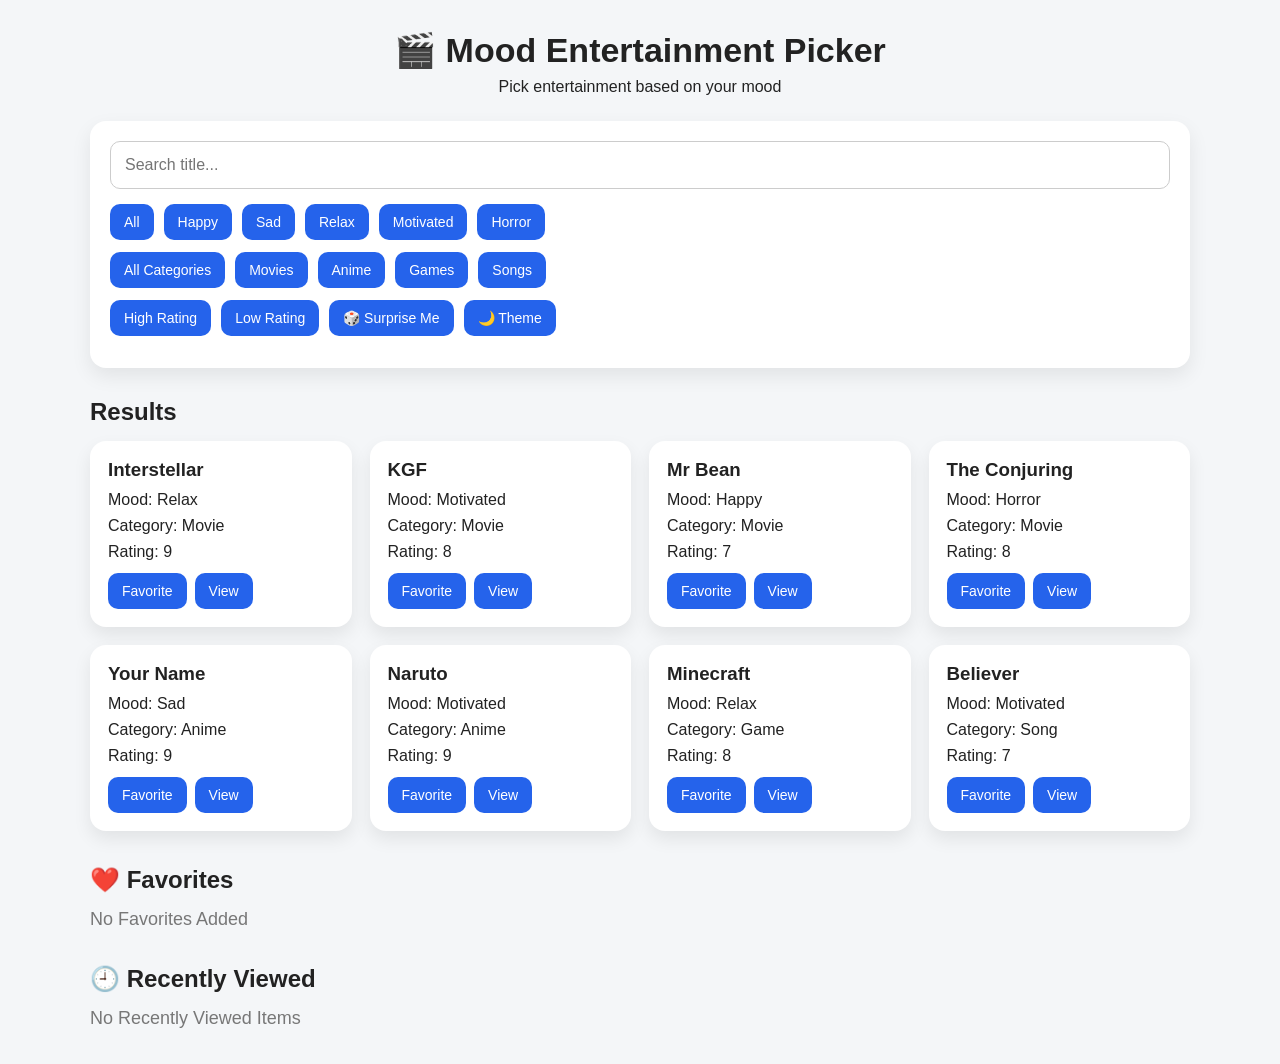
<file: index.html>
<!DOCTYPE html>
<html lang="en">
<head>
  <meta charset="UTF-8" />
  <meta name="viewport" content="width=device-width, initial-scale=1.0" />
  <title>Mood Entertainment Picker</title>
  <link rel="stylesheet" href="mood-based-entertainment.css" />
</head>
<body>

  <main class="app">
    <header class="header">
      <h1>🎬 Mood Entertainment Picker</h1>
      <p>Pick entertainment based on your mood</p>
    </header>

    <section class="controls">
      <input type="text" id="searchInput" placeholder="Search title..." />

      <div class="buttons">
        <button class="mood-btn" data-mood="All">All</button>
        <button class="mood-btn" data-mood="Happy">Happy</button>
        <button class="mood-btn" data-mood="Sad">Sad</button>
        <button class="mood-btn" data-mood="Relax">Relax</button>
        <button class="mood-btn" data-mood="Motivated">Motivated</button>
        <button class="mood-btn" data-mood="Horror">Horror</button>
      </div>

      <div class="buttons">
        <button class="category-btn" data-category="All">All Categories</button>
        <button class="category-btn" data-category="Movie">Movies</button>
        <button class="category-btn" data-category="Anime">Anime</button>
        <button class="category-btn" data-category="Game">Games</button>
        <button class="category-btn" data-category="Song">Songs</button>
      </div>

      <div class="buttons">
        <button id="highRatingBtn">High Rating</button>
        <button id="lowRatingBtn">Low Rating</button>
        <button id="randomBtn">🎲 Surprise Me</button>
        <button id="themeBtn">🌙 Theme</button>
      </div>
    </section>

    <section>
      <h2>Results</h2>
      <div id="cardsContainer" class="cards-container"></div>
    </section>

    <section>
      <h2>❤️ Favorites</h2>
      <div id="favoritesContainer" class="cards-container"></div>
    </section>

    <section>
      <h2>🕘 Recently Viewed</h2>
      <div id="recentContainer" class="cards-container"></div>
    </section>
  </main>

  <script src="mood-based-entertainment.js"></script>
</body>
</html>
</file>
<file: mood-based-entertainment.css>
* {
  margin: 0;
  padding: 0;
  box-sizing: border-box;
}

body {
  background: #f4f6f8;
  color: #222;
  font-family: Arial, sans-serif;
}

body.dark {
  background: #111827;
  color: #f9fafb;
}

.app {
  width: 92%;
  max-width: 1100px;
  margin: 30px auto;
}

.header {
  text-align: center;
  margin-bottom: 25px;
}

.header h1 {
  font-size: 34px;
  margin-bottom: 8px;
}

.controls {
  background: white;
  padding: 20px;
  border-radius: 16px;
  margin-bottom: 30px;
  box-shadow: 0 8px 20px rgba(0,0,0,0.08);
}

body.dark .controls,
body.dark .card {
  background: #1f2937;
}

input {
  width: 100%;
  padding: 14px;
  border: 1px solid #ccc;
  border-radius: 10px;
  margin-bottom: 15px;
  font-size: 16px;
}

.buttons {
  display: flex;
  flex-wrap: wrap;
  gap: 10px;
  margin-bottom: 12px;
}

button {
  border: none;
  padding: 10px 14px;
  border-radius: 10px;
  cursor: pointer;
  background: #2563eb;
  color: white;
  font-size: 14px;
}

button:hover {
  opacity: 0.85;
}

section {
  margin-bottom: 35px;
}

section h2 {
  margin-bottom: 15px;
}

.cards-container {
  display: grid;
  grid-template-columns: repeat(auto-fit, minmax(220px, 1fr));
  gap: 18px;
}

.card {
  background: white;
  padding: 18px;
  border-radius: 16px;
  box-shadow: 0 8px 18px rgba(0,0,0,0.08);
}

.card h3 {
  margin-bottom: 10px;
}

.card p {
  margin-bottom: 8px;
}

.card-actions {
  display: flex;
  gap: 8px;
  margin-top: 12px;
}

.empty {
  font-size: 18px;
  color: #777;
}
</file>
